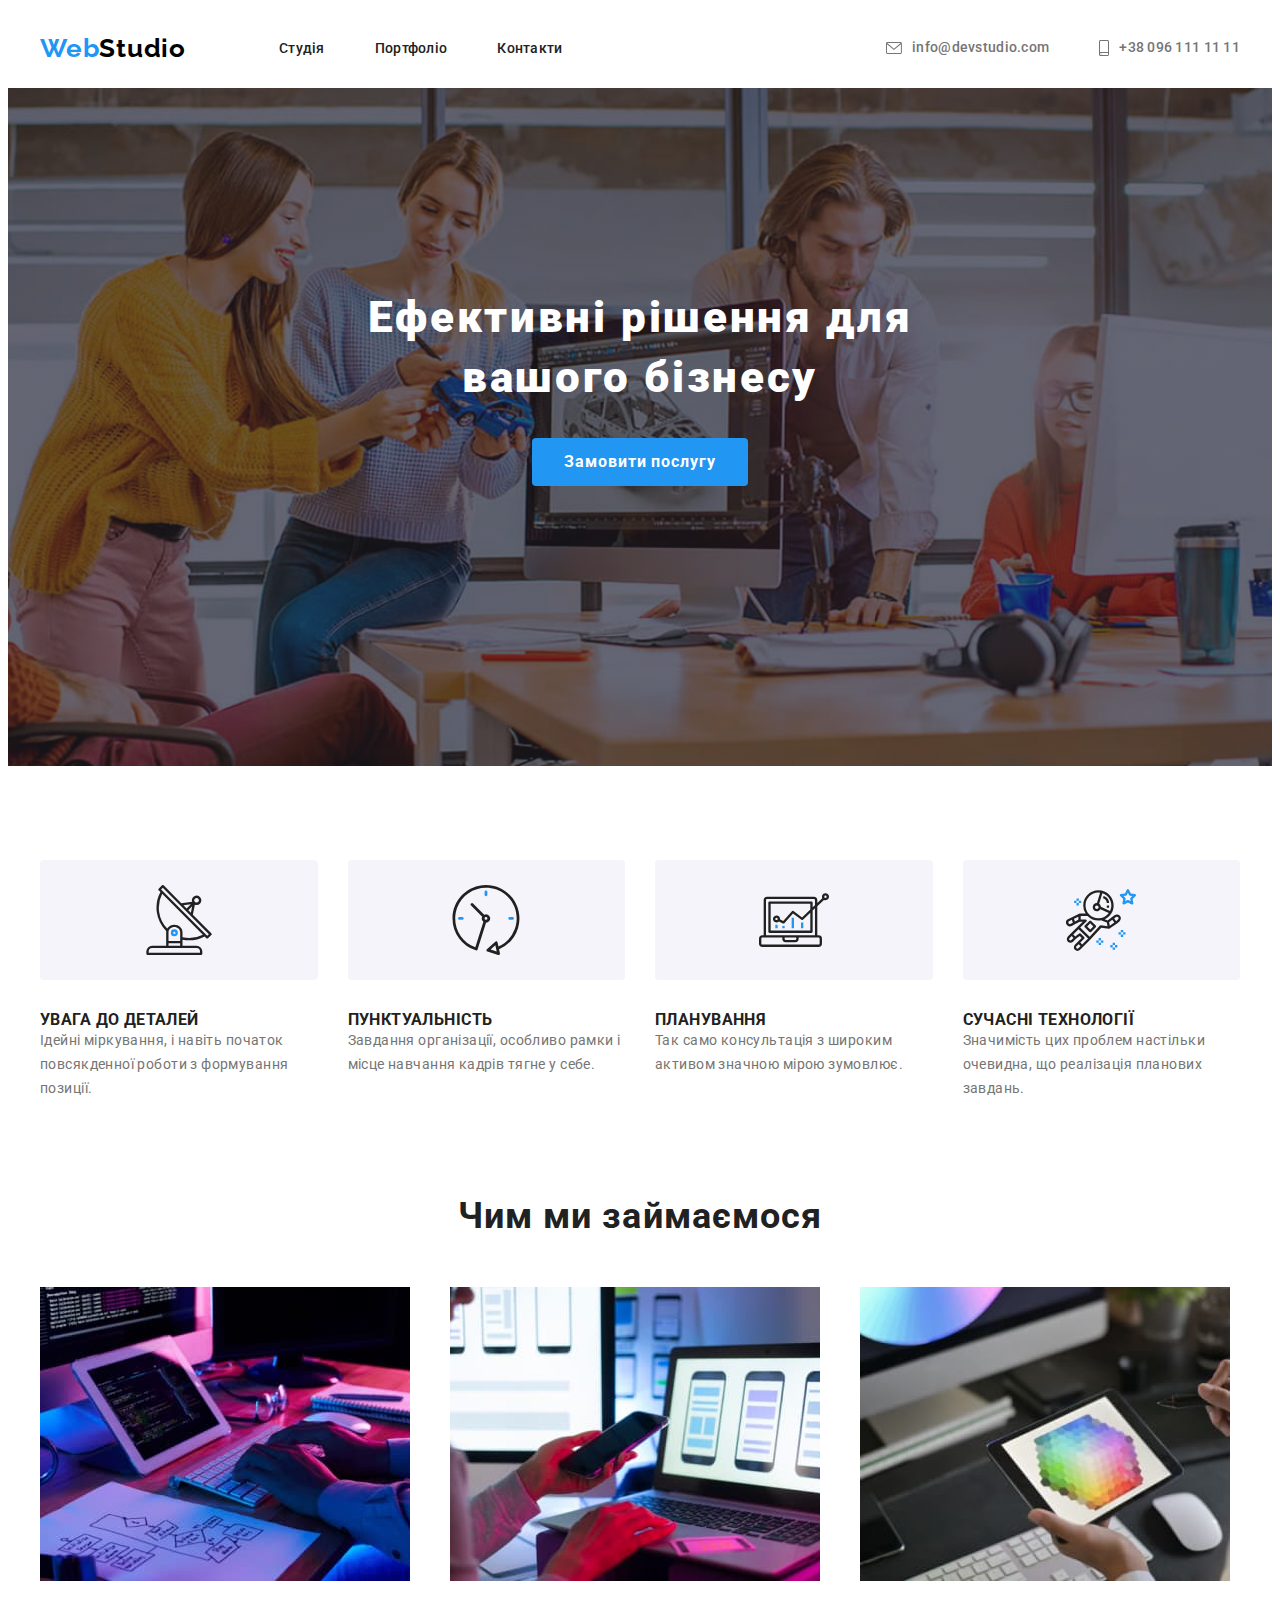
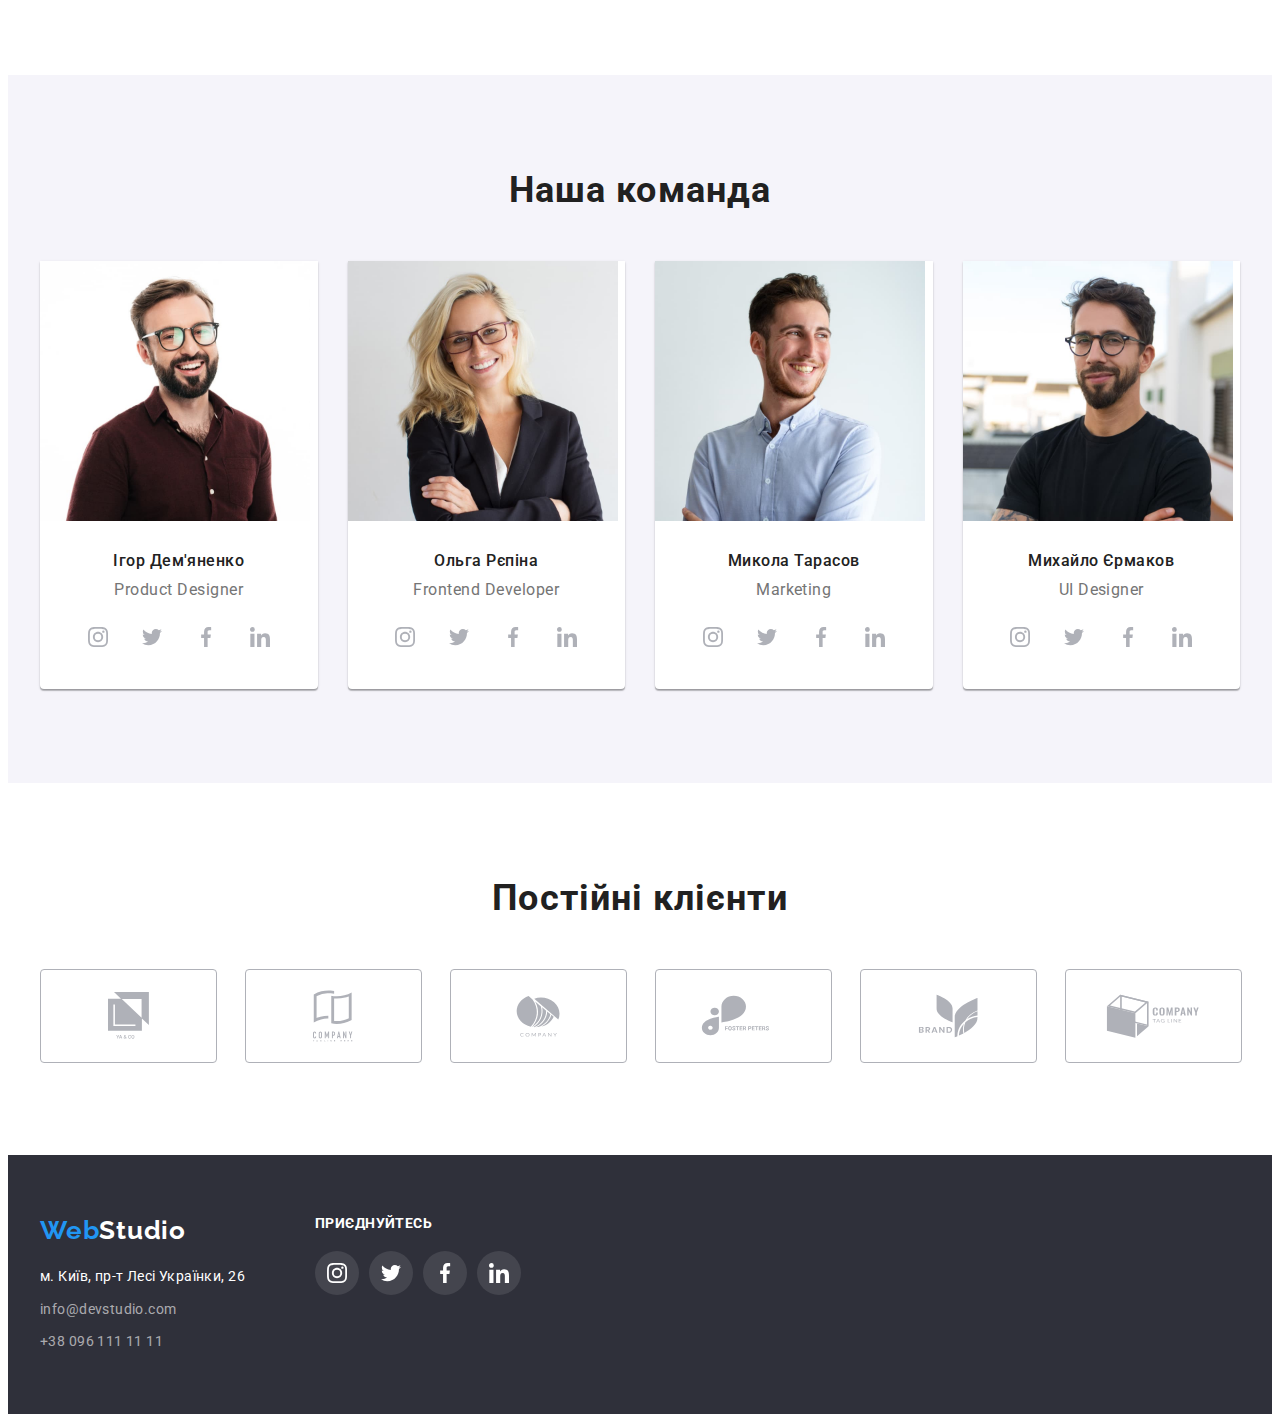
<file: index.html>
<!DOCTYPE html>
<html lang="uk">
<head>
    <meta charset="UTF-8">
    <meta name="viewport" content="width=device-width, initial-scale=1.0">
    <title>Web Studio</title>
<link rel="preconnect" href="https://fonts.googleapis.com">
<link rel="preconnect" href="https://fonts.gstatic.com" crossorigin>
<link
    href="https://fonts.googleapis.com/css2?family=Raleway:ital,wght@0,500;1,500&family=Roboto:wght@400;500;700&display=swap"
    rel="stylesheet">

<link rel="stylesheet" href="https://cdnjs.cloudflare.com/ajax/libs/modern-normalize/2.0.0/modern-normalize.min.css"
    integrity="sha512-4xo8blKMVCiXpTaLzQSLSw3KFOVPWhm/TRtuPVc4WG6kUgjH6J03IBuG7JZPkcWMxJ5huwaBpOpnwYElP/m6wg=="
    crossorigin="anonymous" referrerpolicy="no-referrer" />

    <link rel="stylesheet" href="./css/styles.css">
</head>

<body>

    <!-- Header -->
    <header class="header container">
        <!-- <div class="container"> -->
    <nav class="header-nav">
        <a href="./index.html" lang="en" class="logo link"> <span class="logo-accent">Web</span>Studio </a>

        <ul class="header-list list">
            <li class="header-item"><a class="header-link link" href="./index.html">Студія</a></li>
            <li class="header-item"><a class="header-link link" href="./portfolio.html">Портфоліо</a></li>
            <li class="header-item"><a class="header-link link" href="">Контакти</a></li>
        </ul>
    </nav>

    <ul class="header-address list">
        <li class="header-address-item">
            <a class="header-address-link link" href="tel:+380961111111"> 
                <svg class="icon" height="12px" width="16px">
                    <use href="./images/icons.svg#icon-mail">
                </use>
            </svg> 
            info@devstudio.com
            </a></li>

        <li class="header-address-item">
            <a class="header-address-link link"
                href="info@devstudio.com">
            <svg class="icon" height="16px" width="10px">
                <use href="./images/icons.svg#icon-smartphone"> </use>
            </svg>
            +38 096 111 11 11
            </a></li>
    </ul>
    <!-- </div> -->
</header>

    <main>

<!-- Герой -->
<section class="hero">
<div class="container">
    <h1 class="hero-title">Ефективні рішення для вашого бізнесу</h1>
    <button type="button" class="hero-button">Замовити послугу</button>
</div>
</section>

<!-- Секція переваги компанії -->
<section class="benefits">
<div class="container">
    <h2 class="visually-hidden">Переваги компанії</h2>
    <ul class="benefits-list list">
        <li class="benefits-item">
            <div class="icon-background">
                <svg class="icon-benefits" height="70" width="70">
                    <use href="./images/icons.svg#icon-antenna" ></use>
                </svg>
            </div>
            <h3 class="benefits-text-title">УВАГА ДО ДЕТАЛЕЙ</h3>
            <p class="benefits-text">Ідейні міркування, і навіть початок повсякденної роботи з формування позиції.</p>
        </li>
        <li class="benefits-item">
            <div class="icon-background">
                <svg class="icon-benefits" height="70" width="70">
                    <use href="./images/icons.svg#icon-clock"></use>
                </svg>
            </div>
            <h3 class="benefits-text-title">ПУНКТУАЛЬНІСТЬ</h3>
            <p class="benefits-text">Завдання організації, особливо рамки і місце навчання кадрів тягне у себе.</p>
        </li>
        <li class="benefits-item">
            <div class="icon-background">
                <svg class="icon-benefits" height="70" width="70">
                    <use href="./images/icons.svg#icon-diagram"></use>
                </svg>
            </div>
            <h3 class="benefits-text-title">ПЛАНУВАННЯ</h3>
            <p class="benefits-text">Так само консультація з широким активом значною мірою зумовлює.</p>
        </li>
        <li class="benefits-item">
            <div class="icon-background">
                <svg class="icon-benefits" height="70" width="70">
                    <use href="./images/icons.svg#icon-astronaut"></use>
                </svg>
            </div>
            <h3 class="benefits-text-title">СУЧАСНІ ТЕХНОЛОГІЇ</h3>
            <p class="benefits-text">Значимість цих проблем настільки очевидна, що реалізація планових завдань.</p>
        </li>
    </ul>
</div>
</section>

<!-- Чим ми займаємося -->
<section class="products">

<div class="container">
    <h2 class="products-title title">Чим ми займаємося</h2>
    <ul class="products-list list">
        <li class="products-item"><img class="products-image" src="./images/img.jpg" alt="Десктопні додатки" width="370">
        </li>
        <li class="products-item"><img class="products-image" src="./images/img-1.jpg" alt="Мобільні додатки" width="370">
        </li>
        <li class="products-item"><img class="products-image" src="./images/img-2.jpg" alt="Дизайнерські рішення"
                width="370"></li>
    </ul>
</div>

</section>

<!-- Наша команда -->
<section class="team">
<div class="container">
    <h2 class="team-title title">Наша команда</h2>
    <ul class="team-list list">
    
        <li class="team-card">
                <img src="./images/img-3.jpg" alt="Ігор Дем'яненко" width="270" class="team-img">
                <h3 class="team-card-title">Ігор Дем'яненко</h3>
                <p lang="en" class="team-card-text">Product Designer</p>
                <div class="team-card-social">
                    <ul class="list team-card-social-links">
                        <li> 
                            <a href="" class="social-link link"> 
                                <svg class="icon-team" height="20px" width="20px">
                            <use href="./images/icons.svg#icon-instagram"></use>
                        </svg></a>
                        </li>
                        <li><a href="" class="social-link"> <svg class="icon-team" height="20px" width="20px">
                                <use href="./images/icons.svg#icon-twitter">
                                </use>
                            </svg></a></li>
                        <li><a href="" class="social-link"> <svg class="icon-team" height="20px" width="20px">
                                <use href="./images/icons.svg#icon-facebook">
                                </use>
                            </svg></a></li>
                        <li><a href="" class="social-link"> <svg class="icon-team" height="20px" width="20px">
                                <use href="./images/icons.svg#icon-linkedin">
                                </use>
                            </svg></a></li>
                    </ul>
                </div>
        </li>
        <li class="team-card">
                <img src="./images/img-4.jpg" alt="Ольга Рєпіна" width="270" class="team-img">
                <h3 class="team-card-title">Ольга Рєпіна</h3>
                <p lang="en" class="team-card-text">Frontend Developer</p>
            <div class="team-card-social">
                <ul class="list team-card-social-links">
                    <li>
                        <a href="" class="social-link link">
                            <svg class="icon-team" height="20px" width="20px">
                                <use href="./images/icons.svg#icon-instagram"></use>
                            </svg></a>
                    </li>
                    <li><a href="" class="social-link"> <svg class="icon-team" height="20px" width="20px">
                                <use href="./images/icons.svg#icon-twitter">
                                </use>
                            </svg></a></li>
                    <li><a href="" class="social-link"> <svg class="icon-team" height="20px" width="20px">
                                <use href="./images/icons.svg#icon-facebook">
                                </use>
                            </svg></a></li>
                    <li><a href="" class="social-link"> <svg class="icon-team" height="20px" width="20px">
                                <use href="./images/icons.svg#icon-linkedin">
                                </use>
                            </svg></a></li>
                </ul>
            </div>
        </li>
        <li class="team-card">
                <img src="./images/img-5.jpg" alt="Микола Тарасов" width="270" class="team-img">
                <h3 class="team-card-title">Микола Тарасов</h3>
                <p lang="en" class="team-card-text">Marketing</p>
            <div class="team-card-social">
                <ul class="list team-card-social-links">
                    <li>
                        <a href="" class="social-link link">
                            <svg class="icon-team" height="20px" width="20px">
                                <use href="./images/icons.svg#icon-instagram"></use>
                            </svg></a>
                    </li>
                    <li><a href="" class="social-link"> <svg class="icon-team" height="20px" width="20px">
                                <use href="./images/icons.svg#icon-twitter">
                                </use>
                            </svg></a></li>
                    <li><a href="" class="social-link"> <svg class="icon-team" height="20px" width="20px">
                                <use href="./images/icons.svg#icon-facebook">
                                </use>
                            </svg></a></li>
                    <li><a href="" class="social-link"> <svg class="icon-team" height="20px" width="20px">
                                <use href="./images/icons.svg#icon-linkedin">
                                </use>
                            </svg></a></li>
                </ul>
            </div>
        </li>
        <li class="team-card">
                <img src="./images/img-6.jpg" alt="Михайло Єрмаков" width="270" class="team-img">
                <h3 class="team-card-title">Михайло Єрмаков</h3>
                <p lang="en" class="team-card-text">UI Designer</p>
            <div class="team-card-social">
                <ul class="list team-card-social-links">
                    <li>
                        <a href="" class="social-link link">
                            <svg class="icon-team" height="20px" width="20px">
                                <use href="./images/icons.svg#icon-instagram"></use>
                            </svg></a>
                    </li>
                    <li><a href="" class="social-link"> <svg class="icon-team" height="20px" width="20px">
                                <use href="./images/icons.svg#icon-twitter">
                                </use>
                            </svg></a></li>
                    <li><a href="" class="social-link"> <svg class="icon-team" height="20px" width="20px">
                                <use href="./images/icons.svg#icon-facebook">
                                </use>
                            </svg></a></li>
                    <li><a href="" class="social-link"> <svg class="icon-team" height="20px" width="20px">
                                <use href="./images/icons.svg#icon-linkedin">
                                </use>
                            </svg></a></li>
                </ul>
            </div>
        </li>
    </ul>
</div>

</section>

<!-- Партнери -->
<section class="partners">
    <div  class="container">
        <h2 class="partners-title title">Постійні клієнти</h2>
        <ul class="list partners-list">
            <li class="partners-item">
                <a href="" class="link partners-link" > <svg class="partners-logo" width="41px" height="47px">
                <use href="./images/icons.svg#icon-logo-1"></use>
            </svg> 
                </a>
            </li>
            <li class="partners-item">
                <a href="" class="link partners-link"> <svg class="partners-logo" width="40px" height="52px">
                        <use href="./images/icons.svg#icon-logo-2"></use>
                    </svg>
                </a>
            </li>
            <li class="partners-item">
                <a href="" class="link partners-link"> <svg class="partners-logo" width="44px" height="42px">
                        <use href="./images/icons.svg#icon-logo-3"></use>
                    </svg>
                </a>
            </li>
            <li class="partners-item">
                <a href="" class="link partners-link"> <svg class="partners-logo" width="85px" height="41px">
                        <use href="./images/icons.svg#icon-logo-4"></use>
                    </svg>
                </a>
            </li>
            <li class="partners-item">
                <a href="" class="link partners-link"> <svg class="partners-logo" width="63px" height="44px">
                        <use href="./images/icons.svg#icon-logo-5"></use>
                    </svg>
                </a>
            </li>
            <li class="partners-item">
                <a href="" class="link partners-link"> <svg class="partners-logo" width="94px" height="44px">
                        <use href="./images/icons.svg#icon-logo-6"></use>
                    </svg>
                </a>
            </li>
        </ul>
    </div>
</section>

</main>

<!-- Footer -->
    <footer class="footer">
<div class="container container-footer">
<div class="footer-address">
        <a href="./index.html" lang="en" class="footer-logo link"> <span class="logo-accent">Web</span>Studio </a>
        <address class="address">
            <ul class="address-list list">
                <li class="address-item"><a class="address-location link" href="">м. Київ, пр-т Лесі Українки, 26</a></li>
                <li class="address-item"><a class="address-link link" href="">info@devstudio.com</a></li>
                <li class="address-item"><a class="address-link link" href="tel:+380961111111">+38 096 111 11 11</a></li>
            </ul>
        </address>
</div>
    <div class="join-in">
        <b class="footer-title">ПРИЄДНУЙТЕСЬ</b>
                    <div class="footer-social">
                        <ul class="list footer-social-links">
                            <li>
                                <a href="" class="footer-link link">
                                    <svg class="icon-footer" height="20px" width="20px">
                                        <use href="./images/icons.svg#icon-instagram"></use>
                                    </svg></a>
                            </li>
                            <li><a href="" class="footer-link"> <svg class="icon-footer" height="20px" width="20px">
                                        <use href="./images/icons.svg#icon-twitter">
                                        </use>
                                    </svg></a></li>
                            <li><a href="" class="footer-link"> <svg class="icon-footer" height="20px" width="20px">
                                        <use href="./images/icons.svg#icon-facebook">
                                        </use>
                                    </svg></a></li>
                            <li><a href="" class="footer-link"> <svg class="icon-footer" height="20px" width="20px">
                                        <use href="./images/icons.svg#icon-linkedin">
                                        </use>
                                    </svg></a></li>
                        </ul>
                    </div>
    </div>
</div>
    </footer>

</body>
</html>
</file>
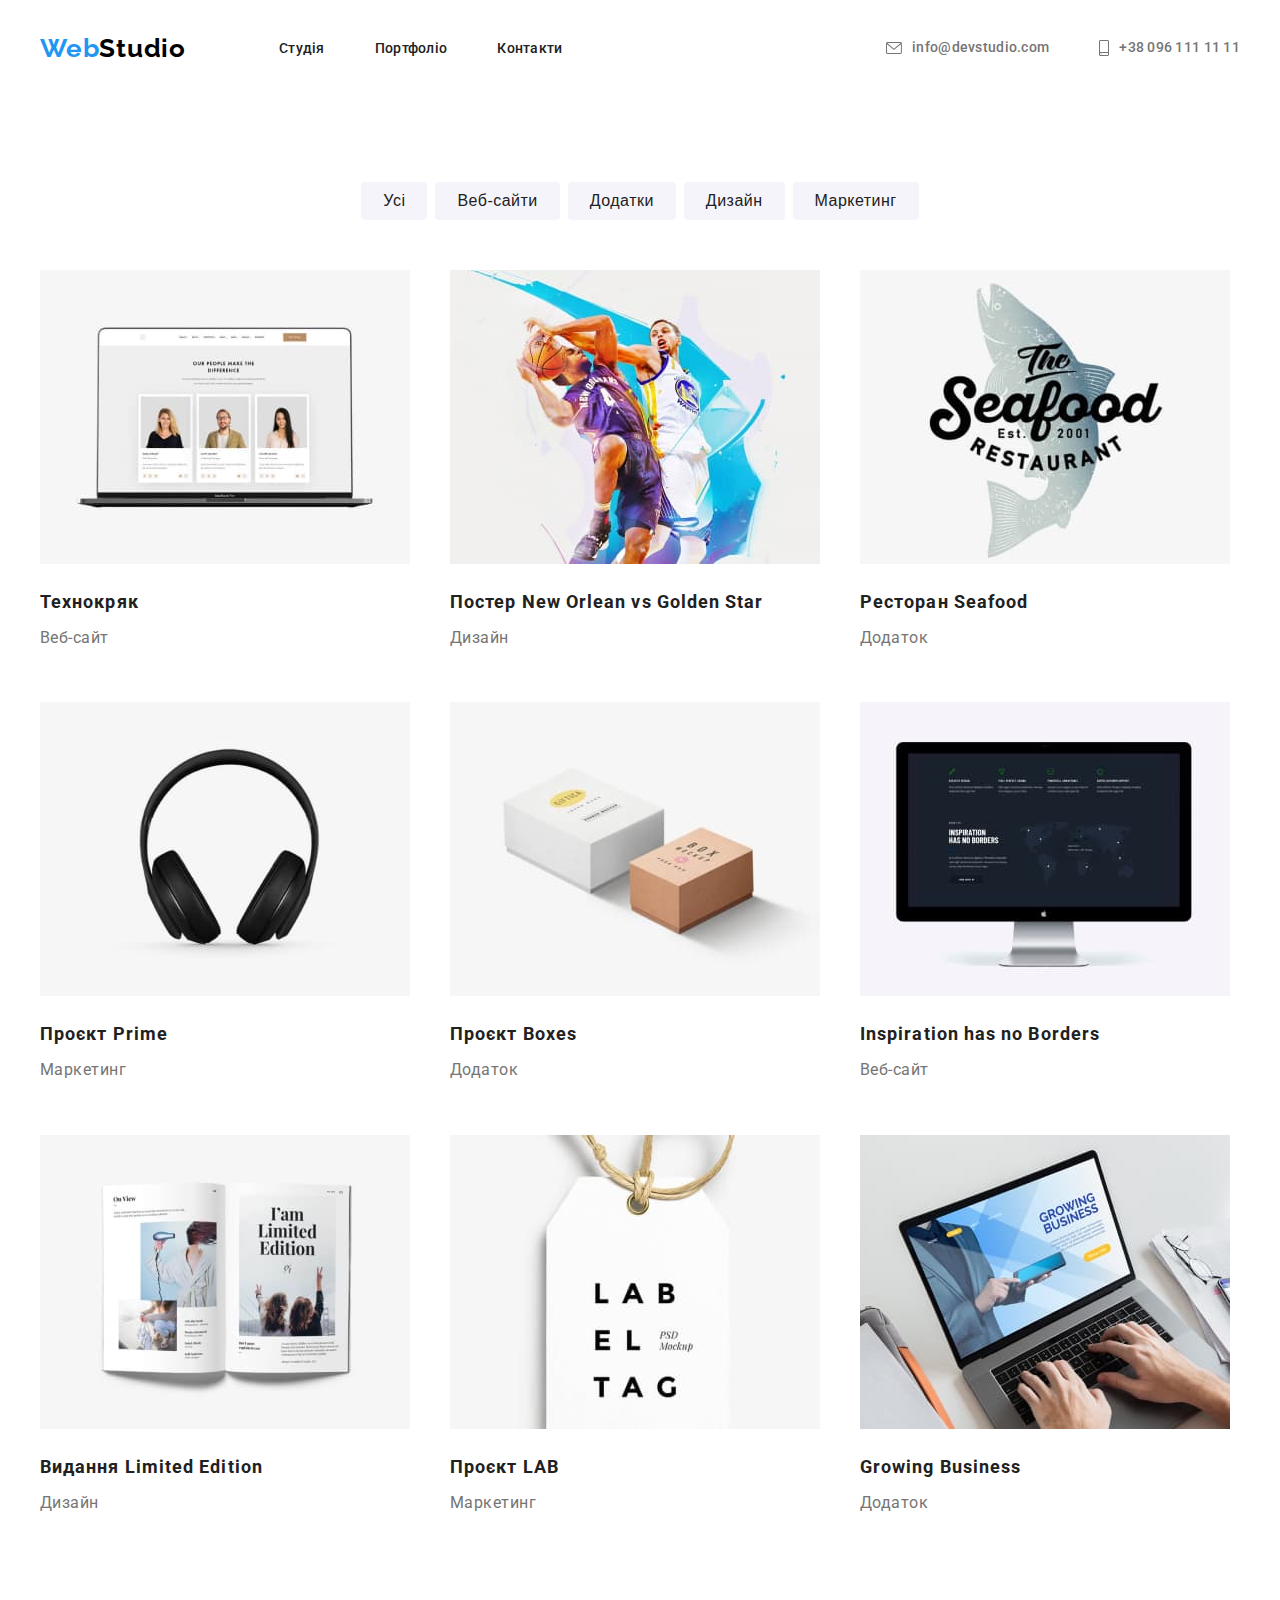
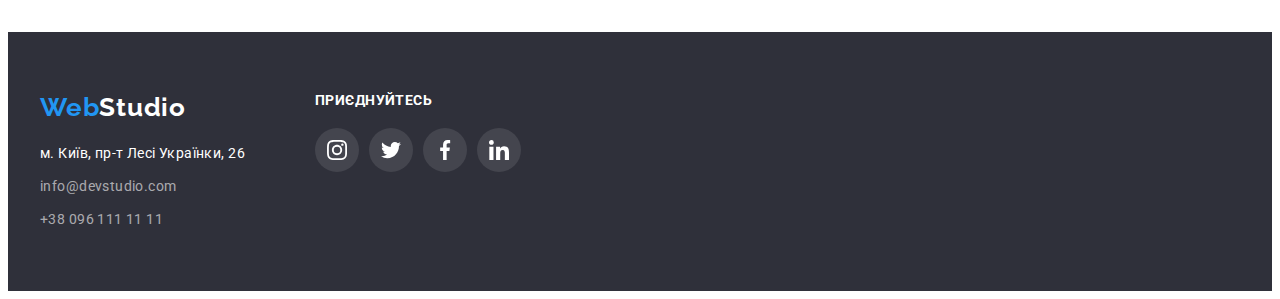
<file: portfolio.html>
<!DOCTYPE html>
<html lang="uk">

<head>
    <meta charset="UTF-8">
    <meta name="viewport" content="width=device-width, initial-scale=1.0">
    <title>Web Studio</title>
    <link rel="preconnect" href="https://fonts.googleapis.com">
    <link rel="preconnect" href="https://fonts.gstatic.com" crossorigin>
    <link
        href="https://fonts.googleapis.com/css2?family=Raleway:ital,wght@0,500;1,500&family=Roboto:wght@400;500;700&display=swap"
        rel="stylesheet">

    <link rel="stylesheet" href="https://cdnjs.cloudflare.com/ajax/libs/modern-normalize/2.0.0/modern-normalize.min.css"
        integrity="sha512-4xo8blKMVCiXpTaLzQSLSw3KFOVPWhm/TRtuPVc4WG6kUgjH6J03IBuG7JZPkcWMxJ5huwaBpOpnwYElP/m6wg=="
        crossorigin="anonymous" referrerpolicy="no-referrer" />

    <link rel="stylesheet" href="./css/styles.css">
</head>

<body>
<!-- Header -->
    <header class="header container">
        <!-- <div class="container"> -->
        <nav class="header-nav">
            <a href="./index.html" lang="en" class="logo link"> <span class="logo-accent">Web</span>Studio </a>
    
            <ul class="header-list list">
                <li class="header-item"><a class="header-link link" href="./index.html">Студія</a></li>
                <li class="header-item"><a class="header-link link" href="./portfolio.html">Портфоліо</a></li>
                <li class="header-item"><a class="header-link link" href="">Контакти</a></li>
            </ul>
        </nav>
    
        <ul class="header-address list">
            <li class="header-address-item">
                <a class="header-address-link link" href="tel:+380961111111">
                    <svg class="icon" height="12px" width="16px">
                        <use href="./images/icons.svg#icon-mail">
                        </use>
                    </svg>
                    info@devstudio.com
                </a>
            </li>
    
            <li class="header-address-item">
                <a class="header-address-link link" href="info@devstudio.com">
                    <svg class="icon" height="16px" width="10px">
                        <use href="./images/icons.svg#icon-smartphone"> </use>
                    </svg>
                    +38 096 111 11 11
                </a>
            </li>
        </ul>
        <!-- </div> -->
    </header>

    <main>

        <!-- Портфоліо -->
        <section class="portfolio">
<div class="container">
            <h1 class="visually-hidden">Портфоліо</h1>
            <!-- фільтр сторінки -->
            <ul class="portfolio-filter-list list">
                <li class="portfolio-filter-item"> <button class="portfolio-button" type="button">Усі</button></li>
                <li class="portfolio-filter-item"> <button class="portfolio-button" type="button">Веб-сайти</button></li>
                <li class="portfolio-filter-item"> <button class="portfolio-button" type="button">Додатки</button></li>
                <li class="portfolio-filter-item"> <button class="portfolio-button" type="button">Дизайн</button></li>
                <li class="portfolio-filter-item"> <button class="portfolio-button" type="button">Маркетинг</button></li>
            </ul>
            <!-- роботи -->
            <ul class="portfolio-list list">
                <li class="portfolio-card">
                    <a href="" class="link">
                        <img src="./images/img-7.jpg" alt="Робота 1" width="370" height="294" class="portfolio-img">
                        <h3 class="portfolio-card-title">Технокряк</h3>
                        <p class="portfolio-card-text">Веб-сайт</p>
                    </a>
                </li>
                <li class="portfolio-card">
                    <a href="" class="link">
                        <img src="./images/img-8.jpg" alt="Робота 2" width="370" height="294" class="portfolio-img">
                        <h3 class="portfolio-card-title">Постер New Orlean vs Golden Star</h3>
                    </a>
                    <p class="portfolio-card-text">Дизайн</p>
                </li>
                <li class="portfolio-card">
                    <a href="" class="link">
                        <img src="./images/img-9.jpg" alt="Робота 3" width="370" height="294" class="portfolio-img">
                        <h3 class="portfolio-card-title">Ресторан Seafood</h3>
                        <p class="portfolio-card-text">Додаток</p>
                    </a>
                </li>
                <li class="portfolio-card">
                    <a href="" class="link">
                        <img src="./images/img-10.jpg" alt="Робота 4" width="370" height="294" class="portfolio-img">
                        <h3 class="portfolio-card-title">Проєкт Prime</h3>
                        <p class="portfolio-card-text">Маркетинг</p>
                    </a>
                </li>
                <li class="portfolio-card">
                    <a href="" class="link">
                        <img src="./images/img-11.jpg" alt="Робота 5" width="370" height="294" class="portfolio-img">
                        <h3 class="portfolio-card-title">Проєкт Boxes</h3>
                        <p class="portfolio-card-text">Додаток</p>
                    </a>
                </li>
                <li class="portfolio-card">
                    <a href="" class="link">
                        <img src="./images/img-12.jpg" alt="Робота 6" width="370" height="294" class="portfolio-img">
                        <h3 class="portfolio-card-title">Inspiration has no Borders</h3>
                        <p class="portfolio-card-text">Веб-сайт</p>
                    </a>
                </li>
                <li class="portfolio-card">
                    <a href="" class="link">
                        <img src="./images/img-13.jpg" alt="Робота 7" width="370" height="294" class="portfolio-img">
                        <h3 class="portfolio-card-title">Видання Limited Edition</h3>
                        <p class="portfolio-card-text">Дизайн</p>
                    </a>
                </li>
                <li class="portfolio-card">
                    <a href="" class="link">
                        <img src="./images/img-14.jpg" alt="Робота 8" width="370" height="294" class="portfolio-img">
                        <h3 class="portfolio-card-title">Проєкт LAB</h3>
                        <p class="portfolio-card-text">Маркетинг</p>
                    </a>
                </li>
                <li class="portfolio-card">
                    <a href="" class="link">
                        <img src="./images/img-15.jpg" alt="Робота 9" width="370" height="294" class="portfolio-img">
                        <h3 class="portfolio-card-title">Growing Business</h3>
                        <p class="portfolio-card-text">Додаток</p>
                    </a>
                </li>
            </ul>
</div>
</section>
    </main>

    <!-- Footer -->
    <footer class="footer">
        <div class="container container-footer">
            <div class="footer-address">
                <a href="./index.html" lang="en" class="footer-logo link"> <span class="logo-accent">Web</span>Studio </a>
                <address class="address">
                    <ul class="address-list list">
                        <li class="address-item"><a class="address-location link" href="">м. Київ, пр-т Лесі Українки,
                                26</a></li>
                        <li class="address-item"><a class="address-link link" href="">info@devstudio.com</a></li>
                        <li class="address-item"><a class="address-link link" href="tel:+380961111111">+38 096 111 11 11</a>
                        </li>
                    </ul>
                </address>
            </div>
            <div class="join-in">
                <b class="footer-title">ПРИЄДНУЙТЕСЬ</b>
                <div class="footer-social">
                    <ul class="list footer-social-links">
                        <li>
                            <a href="" class="footer-link link">
                                <svg class="icon-footer" height="20px" width="20px">
                                    <use href="./images/icons.svg#icon-instagram"></use>
                                </svg></a>
                        </li>
                        <li><a href="" class="footer-link"> <svg class="icon-footer" height="20px" width="20px">
                                    <use href="./images/icons.svg#icon-twitter">
                                    </use>
                                </svg></a></li>
                        <li><a href="" class="footer-link"> <svg class="icon-footer" height="20px" width="20px">
                                    <use href="./images/icons.svg#icon-facebook">
                                    </use>
                                </svg></a></li>
                        <li><a href="" class="footer-link"> <svg class="icon-footer" height="20px" width="20px">
                                    <use href="./images/icons.svg#icon-linkedin">
                                    </use>
                                </svg></a></li>
                    </ul>
                </div>
            </div>
        </div>
    </footer>
</body>
</file>
<file: css/styles.css>
/* основной цвет текста #212121  */
/* второй цвет текста #757575 */
/* акцентный цвет #2196F3 */
/* белый цвет #FFFFFF */
/* черный цвет #000000 */
/* белый цвет с прозрачностью rgba (255, 255, 255, .60) */
/* вторичный цвет фона #F5F4FA */
:root {
    --primery-text-color: #212121;
    --text-color: #757575;
    --accent-color: #2196F3;
    --white-color: #FFFFFF;
    --white-alfa: rgba(255, 255, 255, 0.60);
    --black-color: #000000;
    --button-filter-color: #F5F4FA;
    --bgcolor: #2F303A;
    --icon-grey-color: #AFB1B8;


}

body {
font-family: "Roboto", sans-serif;
font-size: 14px;
color: var(--primery-text-color);

background: var(--white-color);
}

.title {
    color: var(--primery-text-color);
    font-size: 36px;
    font-weight: 700;
    letter-spacing: 1.08px;

    text-align: center;
}

.list {
    list-style: none;
}

.link {
    text-decoration: none
}

p, h1, h2, h3 {
    margin: 0;
    padding: 0;
}

ul {
    margin: 0;
    padding: 0;
}

img {
    display: block;
}

.container {
    width: 1200px;
    padding-right: 15px;
    padding-left: 15px;
    margin: 0 auto;
    
}

.visually-hidden {
    position: absolute;
    width: 1px;
    height: 1px;
    margin: -1px;
    border: 0;
    padding: 0;

    white-space: nowrap;
    clip-path: inset(100%);
    clip: rect(0 0 0 0);
    overflow: hidden;
}

.icon {
    margin-right: 10px;

    fill: currentColor

}
/* Header */

.header {
    /* padding-top: 24px;
    padding-bottom: 24px; */
    display: flex;
    align-items: center;

}

.logo {
    font-size: 26px; 
    font-family: Raleway, sans-serif; 
    font-weight: 700; 
    letter-spacing: 0.78px; 
    color: var(--black-color);
    margin-right: 93px;
}
.logo-accent {
    color: var(--accent-color);
}

.header-nav {
    display: flex;
}

.header-link:hover,
.header-link:focus,
.header-address-link:hover,
.header-address-link:focus {
    color: var(--accent-color);
}

.header-list {
    display: flex;
    align-items: center;
    gap: 50px;

    font-weight: 500;
    letter-spacing: 0.28px
}

.header-link {
    padding-top: 32px;
    padding-bottom: 32px;

    color: var(--primery-text-color);
}



.header-address {
    display: flex;
    gap: 50px;
    margin-left: auto;
}

.header-address-link {
color: var(--text-color);
font-size: 14px; 
font-weight: 500; 
line-height: 1.14;
letter-spacing: 0.28px;

padding-top: 32px;
padding-bottom: 32px;

display: flex;
align-items: center;
}


 /* Hero */

 .hero {
    background: var(--bgcolor);
    background-image: linear-gradient(rgba(47, 48, 58, 0.40), rgba(47, 48, 58, 0.40)), url(../images/hero-bg-img.jpg);
    background-repeat: no-repeat;
    background-position: center;
    background-size: cover;

    max-height: 600px;
    max-width: 1600px;
    margin-left: auto;
    margin-right: auto;

    padding-top: 200px;
    padding-bottom: 280px;
    margin-bottom: 94px;
    
 }

.hero-title {
    color: var(--white-color);
    max-width: 696px;
    font-size: 44px;
    font-weight: 900;
    line-height: 1.36;
    letter-spacing: 2.64px;
    margin-bottom: 30px;
    margin-left: auto;
    margin-right: auto;
    text-align: center;
}

.hero-button {
    background-color: var(--accent-color);
    color: var(--white-color); 


    font-family: "Roboto", sans-serif;
    font-size: 16px;
    font-weight: 700; 
    line-height: 1.8; 
    letter-spacing: 0.96px;


    display: block;
    margin: 0 auto;
    padding: 10px 32px;
    min-width: 216px;
    border: none;
    border-radius: 4px
    
}
/* Benefits */

.benefits {
    margin-bottom: 94px;
}

.container >.benefits-list {
    display: flex;
    gap: 30px;
}

.benefits-item {
    width: calc((100% - 90px) / 4);
    
}

.icon-background  {
    width: 100%;
    height: 120px;

    border-radius: 4px;
    background-color: var(--button-filter-color);

    display: flex;
    justify-content: center;
    align-items: center;
}


.benefits-text-title {
    margin-top: 30px;
    font-weight: 700;
    letter-spacing: 0.42px;
}

.benefits-text {
    color: var(--text-color); 
    line-height: 1.7; 
    letter-spacing: 0.42px;
}
/* Products */

.products {
    margin-bottom: 94px;
}

.products-title {
    margin-bottom: 50px;
}

.products-list {
    display: flex;
    gap: 30px;
}

.products-item {
    width: calc((100% - 60px) / 3);
}

/* Team */

/* background: white;
box-shadow: 0px 2px 1px rgba(0, 0, 0, 0.20);
border-top-left-radius: 4px;
border-top-right-radius: 4px" */

.team {
    background-color: var(--button-filter-color);

    padding-top: 94px;
    padding-bottom: 94px;
}

.team-title {

    margin-bottom: 50px;
}

.team-list {
    display: flex;
    gap: 30px;
}

.team-card {
    width: calc((100% - 90px) / 4);

    background-color: #fff;

        box-shadow: 0px 1px 3px rgba(0, 0, 0, 0.12), 
        0px 1px 1px rgba(0, 0, 0, 0.14), 
        0px 2px 1px rgba(0, 0, 0, 0.2);
            border-radius: 0px 0px 4px 4px;
}

.team-img {
    margin-bottom: 30px;
}

.team-card-title {
    color: var(--primery-text-color); 
    font-size: 16px; 
    font-weight: 500; 
    letter-spacing: 0.48px;
    text-align: center;

    margin-bottom: 10px;
}
.team-card-text {
    color: var(--text-color); 
    font-size: 16px;
    letter-spacing: 0.48px;
    text-align: center;

    margin-bottom: 16px;
}

.team-card-social {
margin-bottom: 30px;
}

.team-card-social-links {
    display: flex;
    justify-content: center;
    gap: 10px;
}

.social-link {
display: flex;
justify-content: center;
align-items: center;

width: 44px;
height: 44px;

border-radius: 50%;
color: var(--icon-grey-color);
}

.icon-team {
    fill: currentColor;
}

.social-link:hover,
.social-link:focus {
    color: var(--white-color);
background-color: var(--accent-color);
}

.partners-title {
    margin-top: 94px;
}

.partners-list {
    display: flex;
    gap: 30px;

    margin-top: 50px;
    margin-bottom: 94px;

}

.partners-item {

    width: calc((100% - 150px) / 6);
    height: 92px;
}

.partners-link {
    display: flex;
    justify-content: center;
    align-items: center;
    width: 100%;
    height: 100%;

    border-radius: 4px;
        border: 1px var(--icon-grey-color) solid;

    color: var(--icon-grey-color);
}

.partners-link:hover,
.partners-link:focus {
    color: var(--accent-color);
    border-color: var(--accent-color);
}

.partners-logo {
    fill: currentColor;
}

/* Footer */

.footer {
    background: var(--bgcolor);

    padding-top: 60px;
    padding-bottom: 60px;
}

.container-footer {
    display: flex;
}

.footer-logo {
    color: var(--white-color);
    font-family: Raleway;
    font-size: 26px;
    font-weight: 700;
    letter-spacing: 0.78px;

    display: block;
    margin-bottom: 20px;
}

.address {
    font-style: normal;
}

.address-location {
    color: var(--white-color); 
    line-height: 1.7; 
    letter-spacing: 0.42px;

}

.address-item:nth-child(-n+2) {
    margin-bottom: 9px;
}

.address-link {
    color: var(--white-alfa); 
    line-height: 1.7; 
    letter-spacing: 0.42px;
}

.join-in {
    margin-left: 70px;
}

.footer-title {
    color: var(--white-color);
        font-weight: 700;
        letter-spacing: 0.42px;
}

.footer-social {
    margin-top: 20px;
}

.footer-social-links {
    display: flex;
    justify-content: center;
    gap: 10px;
}

.footer-link {
    display: flex;
    justify-content: center;
    align-items: center;

    width: 44px;
    height: 44px;

    border-radius: 50%;
    background-color: rgba(255, 255, 255, 0.10);
}

.icon-footer {
    fill: var(--white-color);
}


.footer-link:hover,
.footer-link:focus {
    background-color: var(--accent-color);
}


/* PORTFOLIO */

.portfolio {
    padding-bottom: 94px;
    padding-top: 94px;
}

.portfolio-filter-list {
    display: flex;
    justify-content: center;
    gap: 8px;

    margin-bottom: 50px;

}

.portfolio-button {
    background: var(--button-filter-color);

    color: var(--primery-text-color);
    font-size: 16px;
    font-weight: 500;
    line-height: 1.6;
    letter-spacing: 0.48px;

padding: 6px 22px;

    border: none;
    border-radius: 4px
}

.portfolio-button:hover,
.portfolio-button:focus {
    background-color: var(--accent-color);
    color: var(--white-color);
}

.portfolio-list {
    display: flex;
    flex-wrap: wrap;

    gap: 30px;
}

.portfolio-card {
    width: calc((100% - 60px) / 3);
}

.portfolio-img {
    margin-bottom: 20px;
}

.portfolio-card-title {
    color: var(--primery-text-color);
    
    font-size: 18px;
    font-weight: 700;
    line-height: 2;
    letter-spacing: 1.08px;

    margin-bottom: 4px;
}

.portfolio-card-text {
   color: var(--text-color); 
   font-size: 16px;
   line-height: 1.8; 
   letter-spacing: 0.48px;

   margin-bottom: 20px;
}
</file>
